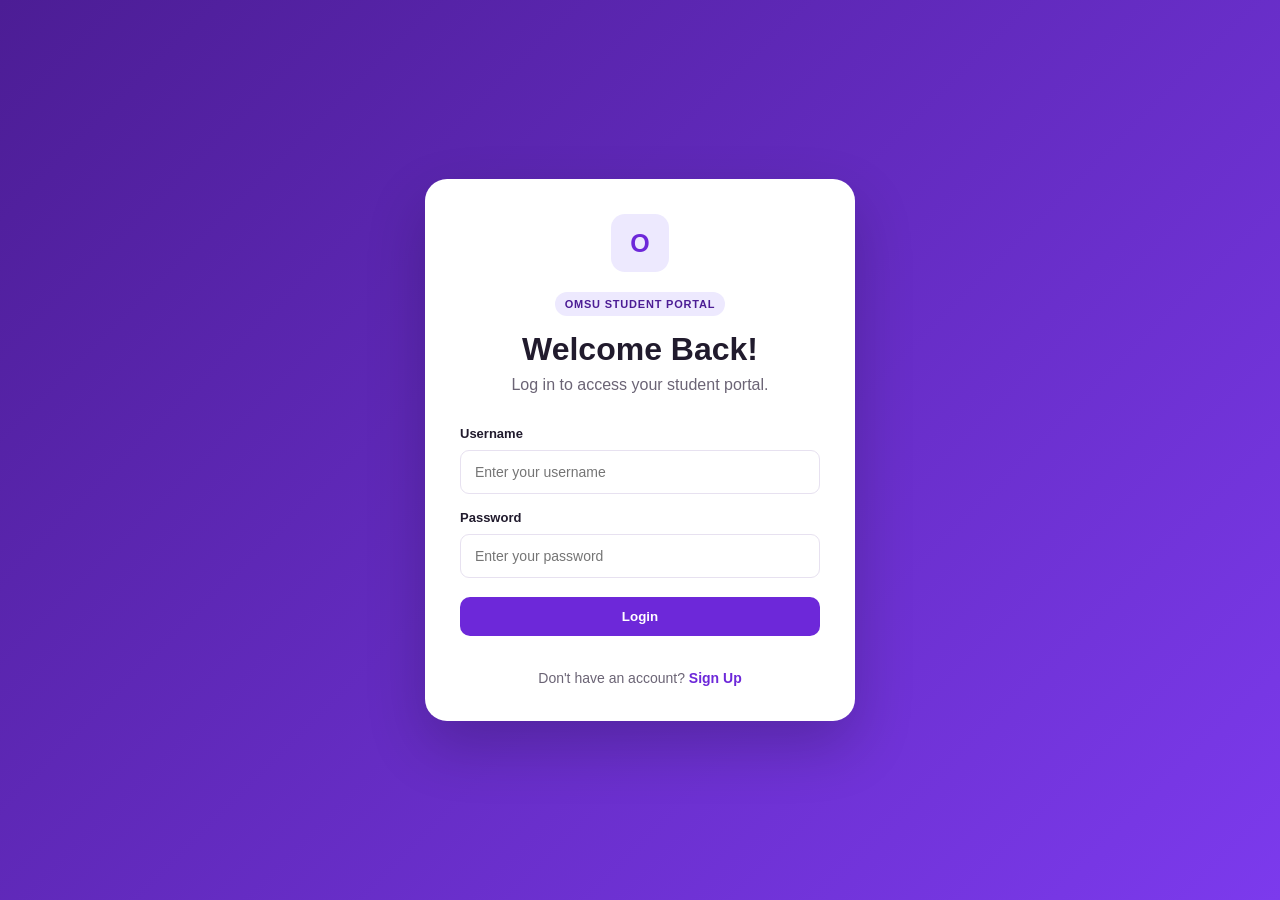
<file: index.html>
<!DOCTYPE html>
<html lang="en">
<head>
<meta charset="UTF-8">
<meta name="viewport" content="width=device-width, initial-scale=1.0">
<title>OMSU Student Portal</title>
<link rel="stylesheet" href="style.css">
</head>
<body>
<div class="app">
<aside class="sidebar" id="sidebar">
  <div class="brand"><div class="logo">O</div><div><h2>OMSU Portal</h2><small>Student Information Hub</small></div></div>
  <nav>
    <a href="#home" class="nav-link active">🏠 Home</a>
    <a href="#announcements" class="nav-link">📢 Announcements</a>
    <a href="#requirements" class="nav-link">📋 Requirements</a>
    <a href="#dates" class="nav-link">📅 Important Dates</a>
    <a href="#student" class="nav-link">👨‍🎓 Student</a>
    <a href="admin.html" class="nav-link admin-link">⚙️ settings </a>
  </nav>
  <button class="logout-btn" onclick="logout()">🚪 Logout</button>
</aside>

<main class="main">
<header class="topbar">
  <button class="menu-btn" onclick="toggleSidebar()">☰</button>
  <div><p class="welcome">Welcome back!</p><h1 id="pageTitle">Home</h1></div>
  <div class="student-mini"><div class="avatar" id="avatar">S</div><span id="studentName">Student</span></div>
</header>

<section id="home" class="page-section">
  <div class="hero">
    <div>
      <span class="badge">STUDENT PORTAL</span>
      <h2>Everything you need in one place.</h2>
      <p>Check school announcements, requirements, and important dates without searching through different platforms.</p>
      <a class="primary-btn" href="#announcements">View Announcements</a>
    </div>
    <div class="hero-icon">🎓</div>
  </div>
  <h2 class="section-title">Quick Access</h2>
  <div class="card-grid">
    <a class="info-card" href="#announcements"><div class="card-icon">📢</div><h3>Announcements</h3><p>See the latest student announcements.</p></a>
    <a class="info-card" href="#requirements"><div class="card-icon">📋</div><h3>Requirements</h3><p>Check documents and school requirements.</p></a>
    <a class="info-card" href="#dates"><div class="card-icon">📅</div><h3>Important Dates</h3><p>Keep track of deadlines and activities.</p></a>
  </div>
  <div class="content-card">
    <span class="badge">LATEST</span><h2>Student Announcements</h2>
    <div id="homeAnnouncements"></div>
  </div>
</section>

<section id="announcements" class="page-section">
  <div class="section-head"><span class="badge">UPDATES</span><h2>Announcements</h2><p>Latest information for students.</p></div>
  <div id="announcementList" class="announcement-list"></div>
</section>

<section id="requirements" class="page-section">
  <div class="section-head"><span class="badge">DOCUMENTS</span><h2>Requirements</h2><p>Common student documents and requirements.</p></div>
  <div id="requirementList" class="card-grid"></div>
</section>

<section id="dates" class="page-section">
  <div class="section-head"><span class="badge">CALENDAR</span><h2>Important Dates</h2><p>Keep track of upcoming school activities.</p></div>
  <div id="dateList" class="dates-list"></div>
</section>

<section id="student" class="page-section">
  <div class="section-head"><span class="badge">ACCOUNT</span><h2>Student Information</h2><p>Your portal account information.</p></div>
  <div class="content-card profile-card">
    <div class="profile-avatar" id="profileAvatar">S</div>
    <div><h2 id="profileName">Student</h2><p><strong>Username:</strong> <span id="profileUsername">student</span></p><p><strong>Status:</strong> <span class="status">Active</span></p></div>
  </div>
</section>

<footer><p>© 2026 OMSU Student Portal • For student information and announcements</p></footer>
</main></div>
<script src="script.js"></script>
</body>
</html>
</file>
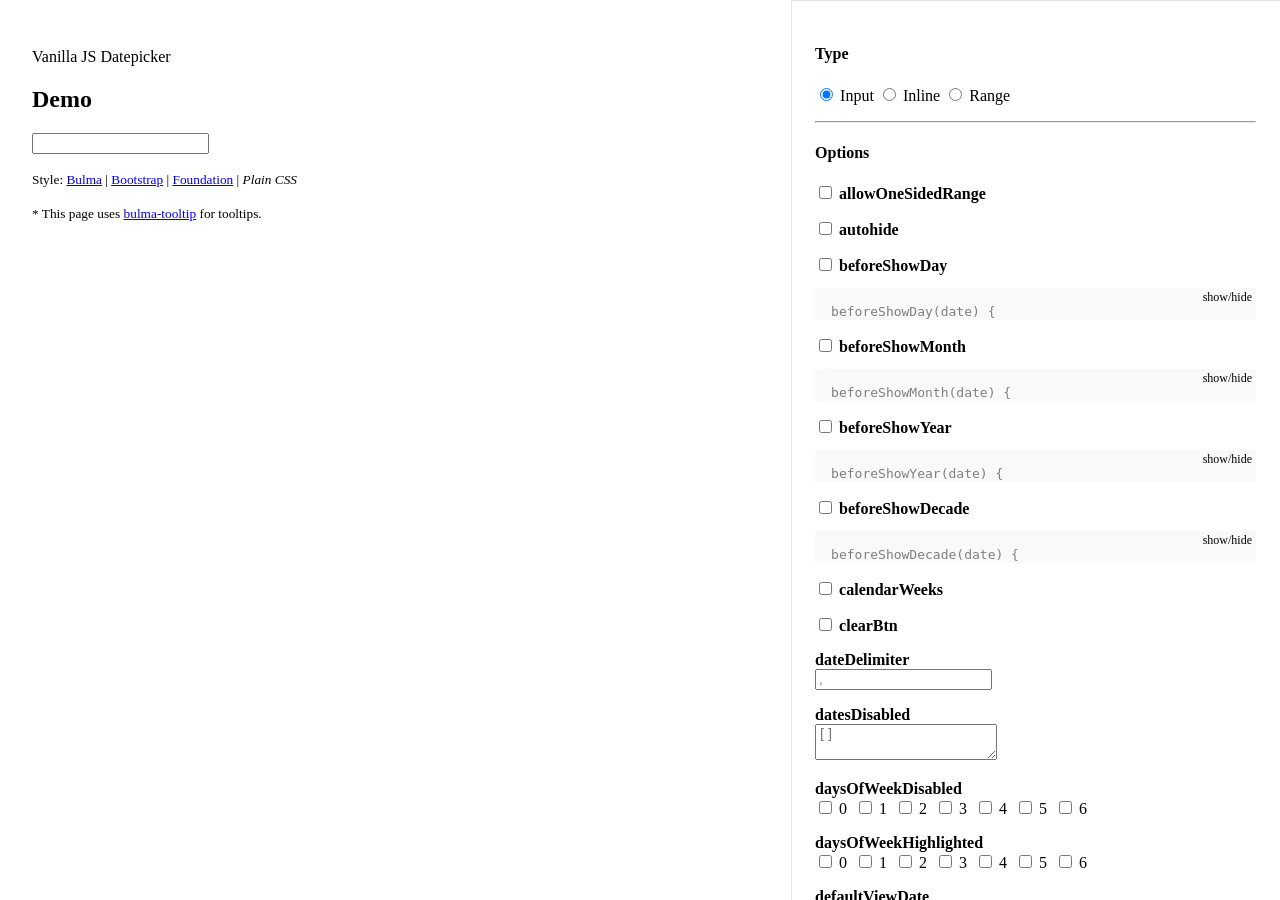
<file: node_modules/flowbite-datepicker/demo/index.html>
<!DOCTYPE html>
<html class="dark">
  <head>
    <meta charset="utf-8">
    <meta name="viewport" content="width=device-width, initial-scale=1">
    <title>Vanilla JS Datepicker Demo</title>
    <link rel="stylesheet" href="./../dist/css/datepicker.min.css" />
    <style type="text/css">
      pre {
        background-color: #f5f5f5;
        padding: 1rem;
        overflow-x: auto;
      }
      .section {
        padding: 1.5rem;
      }
      .field {
        margin-bottom: 1em;
      }
      .has-addons {
        display: flex;
      }
      .has-addons .control a {
        padding-left: 0.5rem;
        padding-right: 0.5rem;
      }
      .label {
        font-weight: 600;
      }

      aside {
        position: fixed;
        top: 0;
        bottom: 0;
        right: -300px;
        width: 300px;
        overflow: auto;
        background-color: #fff;
        box-shadow: inset 1px 1px rgba(0, 0, 0, 10%);
        transition: right 0.3s;
      }
      .open aside {
        right: 0;
      }
      aside hr {
        margin-top: 0.5rem;
      }
      .code-wrap {
        position: relative;
      }
      .code-wrap pre:not(.is-active) {
        height: 0;
        overflow: hidden;
        opacity: 0.5;
      }
      .code-wrap .collapse-button {
        position: absolute;
        top: 0;
        right: 0;
        left: auto;
        cursor: pointer;
        padding: 0.125rem 0.25rem;
        font-size: 0.75rem;
      }
      label.checkbox {
        display: inline-block;
      }
      .help {
        margin: 0;
      }
      .help.is-danger {
        color: #f14668;
      }

      .toggle-btn {
        position: fixed;
        top: 0.75rem;
        right: 0.75rem;
        width: 1.5rem;
        background-color: #fff;
        line-height: 1.5rem;
        border: 1px solid rgba(0, 0, 0, 10%);
        border-radius: 2px;
        box-shadow: 1px 1px rgba(0, 0, 0, 10%);
        cursor: pointer;
      }
      .toggle-btn::before {
        content: '\25c0';
        padding-left: 0.25rem;
      }
      .open .toggle-btn::before {
        content: '\25b6';
      }

      .has-background-info {
        background-color: cyan;
      }
      .has-text-success {
        color: green;
      }

      @media (min-width: 481px) {
        main {
          margin-right: 38.1966%;
        }
        aside {
          right: 0;
          width: 38.1966%;
        }
        .toggle-btn {
          display: none;
        }
      }
    </style>
  </head>
  <body class="dark:bg-gray-900">
    <main>
      <section class="container section is-fluid">
        <div class="columns">
          <div class="column">
            <p>Vanilla JS Datepicker</p>
            <h1 class="title">Demo</h1>
            <div id="sandbox"></div>
          </div>
        </div>
        <div class="columns">
          <div class="column">
            <p><small>Style: <a href="index.html">Bulma</a> | <a href="bs4.html">Bootstrap</a> | <a href="foundation.html">Foundation</a> | <em>Plain CSS</em></small></p>
            <p><small>* This page uses <a href="https://wikiki.github.io/elements/tooltip/" target="_blank">bulma-tooltip</a> for tooltips.</small></p>
          </div>
        </div>
      </section>
    </main>

    <aside>
      <section class="section">
        <div class="tile is-parent is-vertical">
          <div class="tile is-child">
            <h4 class="subtitle">Type</h4>
            <form id="types">
              <div class="field">
                <div class="control">
                  <label class="radio">
                    <input type="radio" name="type" value="input" checked>
                    Input
                  </label>
                  <label class="radio">
                    <input type="radio" name="type" value="inline">
                    Inline
                  </label>
                  <label class="radio">
                    <input type="radio" name="type" value="range">
                    Range
                  </label>
                </div>
              </div>
            </form>
          </div>
          <hr>
          <div class="tile is-child">
            <h4 class="subtitle">Options</h4>
            <form id="options">

              <div class="field">
                <div class="control tooltip" data-tooltip="Only effective in range picker">
                  <label class="label checkbox">
                    <input type="checkbox" name="allowOneSidedRange" value="true">
                    allowOneSidedRange
                  </label>
                </div>
              </div>

              <div class="field">
                <div class="control">
                  <label class="label checkbox">
                    <input type="checkbox" name="autohide" value="true">
                    autohide
                  </label>
                </div>
              </div>

              <div class="field">
                <div class="control">
                  <label class="label checkbox">
                    <input type="checkbox" name="beforeShowDay" value="true">
                    beforeShowDay
                  </label>
                </div>
                <div class="code-wrap">
                  <pre id="code-beforeShowDay"></pre>
                  <div class="collapse-button" data-target="code-beforeShowDay">show/hide</div>
                </div>
              </div>

              <div class="field">
                <div class="control">
                  <label class="label checkbox">
                    <input type="checkbox" name="beforeShowMonth" value="true">
                    beforeShowMonth
                  </label>
                </div>
                <div class="code-wrap">
                  <pre id="code-beforeShowMonth"></pre>
                  <div class="collapse-button" data-target="code-beforeShowMonth">show/hide</div>
                </div>
              </div>

              <div class="field">
                <div class="control">
                  <label class="label checkbox">
                    <input type="checkbox" name="beforeShowYear" value="true">
                    beforeShowYear
                  </label>
                </div>
                <div class="code-wrap">
                  <pre id="code-beforeShowYear"></pre>
                  <div class="collapse-button" data-target="code-beforeShowYear">show/hide</div>
                </div>
              </div>

              <div class="field">
                <div class="control">
                  <label class="label checkbox">
                    <input type="checkbox" name="beforeShowDecade" value="true">
                    beforeShowDecade
                  </label>
                </div>
                <div class="code-wrap">
                  <pre id="code-beforeShowDecade"></pre>
                  <div class="collapse-button" data-target="code-beforeShowDecade">show/hide</div>
                </div>
              </div>

              <div class="field">
                <div class="control">
                  <label class="label checkbox">
                    <input type="checkbox" name="calendarWeeks" value="true">
                    calendarWeeks
                  </label>
                </div>
              </div>

              <div class="field">
                <div class="control">
                  <label class="label checkbox">
                    <input type="checkbox" name="clearBtn" value="true">
                    clearBtn
                  </label>
                </div>
              </div>

              <div class="field">
                <label class="label">dateDelimiter</label>
                <div class="control">
                  <input type="text" class="input" name="dateDelimiter" placeholder=",">
                </div>
              </div>

              <div class="field">
                <label class="label">datesDisabled</label>
                <div class="control tooltip" data-tooltip="enter in JSON format">
                  <textarea class="input" name="datesDisabled" placeholder="[]"></textarea>
                </div>
              </div>

              <div class="field">
                <label class="label">daysOfWeekDisabled</label>
                <div class="control">
                  <label class="checkbox">
                    <input type="checkbox" name="daysOfWeekDisabled" value="0"> 0
                  </label>&nbsp;
                  <label class="checkbox">
                    <input type="checkbox" name="daysOfWeekDisabled" value="1"> 1
                  </label>&nbsp;
                  <label class="checkbox">
                    <input type="checkbox" name="daysOfWeekDisabled" value="2"> 2
                  </label>&nbsp;
                  <label class="checkbox">
                    <input type="checkbox" name="daysOfWeekDisabled" value="3"> 3
                  </label>&nbsp;
                  <label class="checkbox">
                    <input type="checkbox" name="daysOfWeekDisabled" value="4"> 4
                  </label>&nbsp;
                  <label class="checkbox">
                    <input type="checkbox" name="daysOfWeekDisabled" value="5"> 5
                  </label>&nbsp;
                  <label class="checkbox">
                    <input type="checkbox" name="daysOfWeekDisabled" value="6"> 6
                  </label>&nbsp;
                </div>
              </div>

              <div class="field">
                <label class="label">daysOfWeekHighlighted</label>
                <div class="control">
                  <label class="checkbox">
                    <input type="checkbox" name="daysOfWeekHighlighted" value="0"> 0
                  </label>&nbsp;
                  <label class="checkbox">
                    <input type="checkbox" name="daysOfWeekHighlighted" value="1"> 1
                  </label>&nbsp;
                  <label class="checkbox">
                    <input type="checkbox" name="daysOfWeekHighlighted" value="2"> 2
                  </label>&nbsp;
                  <label class="checkbox">
                    <input type="checkbox" name="daysOfWeekHighlighted" value="3"> 3
                  </label>&nbsp;
                  <label class="checkbox">
                    <input type="checkbox" name="daysOfWeekHighlighted" value="4"> 4
                  </label>&nbsp;
                  <label class="checkbox">
                    <input type="checkbox" name="daysOfWeekHighlighted" value="5"> 5
                  </label>&nbsp;
                  <label class="checkbox">
                    <input type="checkbox" name="daysOfWeekHighlighted" value="6"> 6
                  </label>&nbsp;
                </div>
              </div>

              <div class="field">
                <label class="label">defaultViewDate</label>
                <div class="control">
                  <input type="text" class="input" name="defaultViewDate" placeholder="today">
                </div>
              </div>

              <div class="field">
                <div class="control">
                  <label class="label checkbox">
                    <input type="checkbox" name="disableTouchKeyboard" value="true">
                    disableTouchKeyboard
                  </label>
                </div>
              </div>

              <div class="field">
                <label class="label">format</label>
                <div class="control">
                  <input type="text" class="input" name="format" placeholder="mm/dd/yyyy">
                </div>
              </div>

              <div class="field">
                <label class="label">language</label>
                <div class="control">
                  <div class="select">
                    <select name="language" >
                      <option value="en">en – English (US)</option>
                    </select>
                  </div>
                </div>
              </div>

              <div class="field">
                <label class="label">maxDate</label>
                <div class="control">
                  <input type="text" class="input" name="maxDate" placeholder="null">
                </div>
              </div>

              <div class="field">
                <label class="label">maxNumberOfDates</label>
                <div class="control tooltip" data-tooltip="Not effective in range picker">
                  <input type="text" class="input" name="maxNumberOfDates" placeholder="1">
                </div>
              </div>

              <div class="field">
                <label class="label">maxView</label>
                <div class="control">
                  <div class="select">
                    <select name="maxView">
                      <option value="0">0 – days</option>
                      <option value="1">1 – months</option>
                      <option value="2">2 – years</option>
                      <option value="3" selected>3 – decades</option>
                    </select>
                  </div>
                </div>
              </div>

              <div class="field">
                <label class="label">minDate</label>
                <div class="control">
                  <input type="text" class="input" name="minDate" placeholder="null">
                </div>
              </div>

              <div class="field">
                <label class="label">nextArrow</label>
                <div class="control">
                  <textarea class="input" name="nextArrow" placeholder="»"></textarea>
                </div>
              </div>

              <div class="field">
                <label class="label">orientation</label>
                <div class="control">
                  <div class="select">
                    <select name="orientation" >
                      <option value="auto">auto</option>
                      <option value="top auto">top auto</option>
                      <option value="bottom auto">bottom auto</option>
                      <option value="auto left">auto left</option>
                      <option value="top left">top left</option>
                      <option value="bottom left">bottom left</option>
                      <option value="auto right">auto right</option>
                      <option value="top right">top right</option>
                      <option value="bottom right">bottom right</option>
                    </select>
                  </div>
                </div>
              </div>

              <div class="field">
                <label class="label">pickLevel</label>
                <div class="control">
                  <div class="select">
                    <select name="pickLevel">
                      <option value="0">0 – date</option>
                      <option value="1">1 – month</option>
                      <option value="2">2 – year</option>
                    </select>
                  </div>
                </div>
              </div>

              <div class="field">
                <label class="label">prevArrow</label>
                <div class="control">
                  <textarea class="input" name="prevArrow" placeholder="«"></textarea>
                </div>
              </div>

              <div class="field">
                <div class="control">
                  <label class="label checkbox">
                    <input type="checkbox" name="showDaysOfWeek" value="true" checked>
                    showDaysOfWeek
                  </label>
                </div>
              </div>

              <div class="field">
                <div class="control">
                  <label class="label checkbox">
                    <input type="checkbox" name="showOnClick" value="true" checked>
                    showOnClick
                  </label>
                </div>
              </div>

              <div class="field">
                <div class="control">
                  <label class="label checkbox">
                    <input type="checkbox" name="showOnFocus" value="true" checked>
                    showOnFocus
                  </label>
                </div>
              </div>

              <div class="field">
                <label class="label">startView</label>
                <div class="control">
                  <div class="select">
                    <select name="startView">
                      <option value="0">0 – days</option>
                      <option value="1">1 – months</option>
                      <option value="2">2 – years</option>
                      <option value="3">3 – decades</option>
                    </select>
                  </div>
                </div>
              </div>

              <div class="field">
                <label class="label">title</label>
                <div class="control">
                  <input type="text" class="input" name="title">
                </div>
              </div>

              <div class="field">
                <div class="control">
                  <label class="label checkbox">
                    <input type="checkbox" name="todayBtn" value="true">
                    todayBtn
                  </label>
                </div>
              </div>

              <div class="field">
                <label class="label">todayBtnMode</label>
                <div class="control">
                  <div class="select">
                    <select name="todayBtnMode">
                      <option value="0">0 – focus</option>
                      <option value="1">1 – select</option>
                    </select>
                  </div>
                </div>
              </div>

              <div class="field">
                <div class="control">
                  <label class="label checkbox">
                    <input type="checkbox" name="todayHighlight" value="true">
                    todayHighlight
                  </label>
                </div>
              </div>

              <div class="field">
                <div class="control">
                  <label class="label checkbox">
                    <input type="checkbox" name="updateOnBlur" value="true" checked>
                    updateOnBlur
                  </label>
                </div>
              </div>

              <div class="field">
                <label class="label">weekStart</label>
                <div class="control">
                  <input type="text" class="input" name="weekStart" placeholder="0">
                </div>
              </div>

            </form>
          </div>
          <hr>
          <div class="tile is-child">
            <h4 class="subtitle">Text direction</h4>
            <form id="direction">
              <div class="field">
                <div class="control">
                  <label class="radio">
                    <input type="radio" name="direction" value="ltr" checked>
                    LTR
                  </label>
                  <label class="radio">
                    <input type="radio" name="direction" value="rtl">
                    RTL
                  </label>
                </div>
              </div>
            </form>
          </div>
        </div>
      </section>
    </aside>

    <div class="toggle-btn"></div>
    <script src="../dist/js/datepicker-full.js"></script>
    <script src="./live-demo.js"></script>
    <script>
      /*global initialize onChangeType onChnageDirection onChangeInputOption onChangeInputOption onChangeTextareaOption onClickCheckboxOptions switchPicker */
      initialize();

      document.getElementById('types').querySelectorAll('input').forEach((el) => {
        el.addEventListener('change', onChangeType);
      });

      document.getElementById('direction').querySelectorAll('input').forEach((el) => {
        el.addEventListener('change', onChnageDirection);
      });

      const optsForm = document.getElementById('options');
      optsForm.querySelectorAll('input[type=text], input[type=radio], select').forEach((el) => {
        el.addEventListener('change', onChangeInputOption);
      });
      optsForm.querySelectorAll('textarea').forEach((el) => {
        el.addEventListener('change', onChangeTextareaOption);
      });
      optsForm.querySelectorAll('.checkbox').forEach((el) => {
        el.addEventListener('click', onClickCheckboxOptions);
      });

      switchPicker('input');
    </script>
  </body>
</html>
</file>
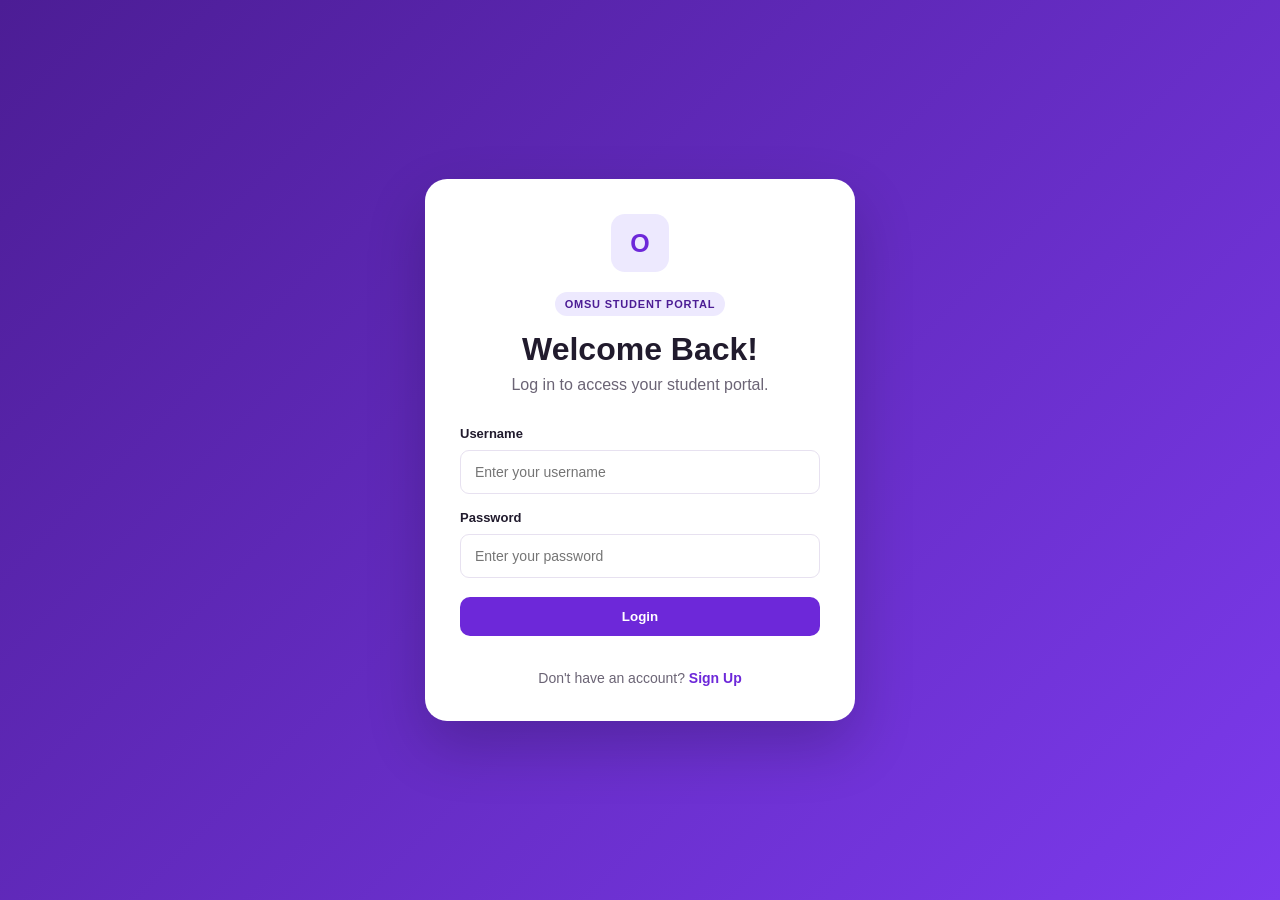
<file: admin.html>
<!DOCTYPE html>
<html lang="en">
<head>
<meta charset="UTF-8">
<meta name="viewport" content="width=device-width, initial-scale=1.0">
<title>Admin Dashboard - OMSU Portal</title>
<link rel="stylesheet" href="style.css">
</head>
<body>
<div class="app">
<aside class="sidebar" id="adminSidebar">
  <div class="brand"><div class="logo">O</div><div><h2>OMSU Portal</h2><small>Administrator</small></div></div>
  <nav>
    <a href="#dashboard" class="nav-link active">📊 Dashboard</a>
    <a href="#adminAnnouncements" class="nav-link">📢 Announcements</a>
    <a href="#adminRequirements" class="nav-link">📋 Requirements</a>
    <a href="#adminDates" class="nav-link">📅 Important Dates</a>
    <a href="#adminStudents" class="nav-link">👨‍🎓 Students</a>
    <a href="index.html" class="nav-link">🌐 Student Portal</a>
  </nav>
  <button class="logout-btn" onclick="logout()">🚪 Logout</button>
</aside>

<main class="main">
<header class="topbar">
  <button class="menu-btn" onclick="document.getElementById('adminSidebar').classList.toggle('open')">☰</button>
  <div><p class="welcome">Administrator</p><h1>Admin Dashboard</h1></div>
  <div class="student-mini"><div class="avatar">A</div><span>Admin</span></div>
</header>

<section id="dashboard" class="admin-section">
  <div class="admin-hero">
    <div>
      <span class="badge">ADMINISTRATOR</span>
      <h2>Manage the OMSU Student Portal</h2>
      <p>Update announcements, requirements, important dates, and monitor registered student accounts from one place.</p>
    </div>
    <div class="hero-icon">⚙️</div>
  </div>

  <h2 class="section-title">Portal Overview</h2>
  <div class="stats-grid">
    <div class="stat-card"><div class="stat-icon">📢</div><div><span>Total</span><strong id="statAnnouncements">0</strong><p>Announcements</p></div></div>
    <div class="stat-card"><div class="stat-icon">📋</div><div><span>Total</span><strong id="statRequirements">0</strong><p>Requirements</p></div></div>
    <div class="stat-card"><div class="stat-icon">📅</div><div><span>Total</span><strong id="statDates">0</strong><p>Important Dates</p></div></div>
    <div class="stat-card"><div class="stat-icon">👨‍🎓</div><div><span>Total</span><strong id="statStudents">0</strong><p>Registered Students</p></div></div>
  </div>

  <div class="content-card">
    <div class="section-row"><div><span class="badge">QUICK ACTIONS</span><h2>Manage Portal Content</h2></div></div>
    <div class="quick-actions">
      <a href="#adminAnnouncements" class="action-card"><span>📢</span><strong>Manage Announcements</strong><small>Add or update student notices</small></a>
      <a href="#adminRequirements" class="action-card"><span>📋</span><strong>Manage Requirements</strong><small>Control required documents</small></a>
      <a href="#adminDates" class="action-card"><span>📅</span><strong>Manage Important Dates</strong><small>Update deadlines and activities</small></a>
      <a href="#adminStudents" class="action-card"><span>👨‍🎓</span><strong>View Students</strong><small>See registered accounts</small></a>
    </div>
  </div>
</section>

<section id="adminAnnouncements" class="admin-section">
<div class="section-head"><span class="badge">CONTENT MANAGEMENT</span><h2>Announcements</h2><p>Add, edit, or delete announcements shown to students.</p></div>
<div class="admin-form content-card">
  <h3 id="annFormTitle">Add New Announcement</h3>
  <input id="annTitle" placeholder="Announcement title">
  <textarea id="annText" placeholder="Announcement details"></textarea>
  <input id="annDate" type="date">
  <div><button class="primary-btn violet-btn" onclick="saveAnnouncement()">➕ Save Announcement</button><button class="secondary-btn hidden" id="cancelAnn" onclick="cancelAnnouncement()">Cancel Edit</button></div>
</div>
<div id="adminAnnList" class="admin-list"></div>
</section>

<section id="adminRequirements" class="admin-section">
<div class="section-head"><span class="badge">CONTENT MANAGEMENT</span><h2>Requirements</h2><p>Add, edit, or delete student requirements.</p></div>
<div class="admin-form content-card">
  <h3 id="reqFormTitle">Add New Requirement</h3>
  <input id="reqTitle" placeholder="Requirement name">
  <textarea id="reqText" placeholder="Requirement description"></textarea>
  <select id="reqStatus"><option>Required</option><option>Optional</option><option>Check Office</option></select>
  <div><button class="primary-btn violet-btn" onclick="saveRequirement()">➕ Save Requirement</button><button class="secondary-btn hidden" id="cancelReq" onclick="cancelRequirement()">Cancel Edit</button></div>
</div>
<div id="adminReqList" class="admin-list"></div>
</section>

<section id="adminDates" class="admin-section">
<div class="section-head"><span class="badge">CONTENT MANAGEMENT</span><h2>Important Dates</h2><p>Add, edit, or delete important dates.</p></div>
<div class="admin-form content-card">
  <h3 id="dateFormTitle">Add New Important Date</h3>
  <input id="dateTitle" placeholder="Event or deadline">
  <textarea id="dateText" placeholder="Date details"></textarea>
  <input id="dateValue" type="date">
  <div><button class="primary-btn violet-btn" onclick="saveDate()">➕ Save Important Date</button><button class="secondary-btn hidden" id="cancelDate" onclick="cancelDate()">Cancel Edit</button></div>
</div>
<div id="adminDateList" class="admin-list"></div>
</section>

<section id="adminStudents" class="admin-section">
<div class="section-head"><span class="badge">STUDENT ACCOUNTS</span><h2>Registered Students</h2><p>View student accounts registered on this browser.</p></div>
<div class="content-card">
  <div class="table-wrap">
    <table class="student-table">
      <thead><tr><th>Name</th><th>Username</th><th>Status</th></tr></thead>
      <tbody id="studentTableBody"></tbody>
    </table>
  </div>
</div>
</section>

<footer><p>© 2026 OMSU Student Portal • Administrator Dashboard</p></footer>
</main>
</div>
<script src="script.js"></script>
</body>
</html>
</file>
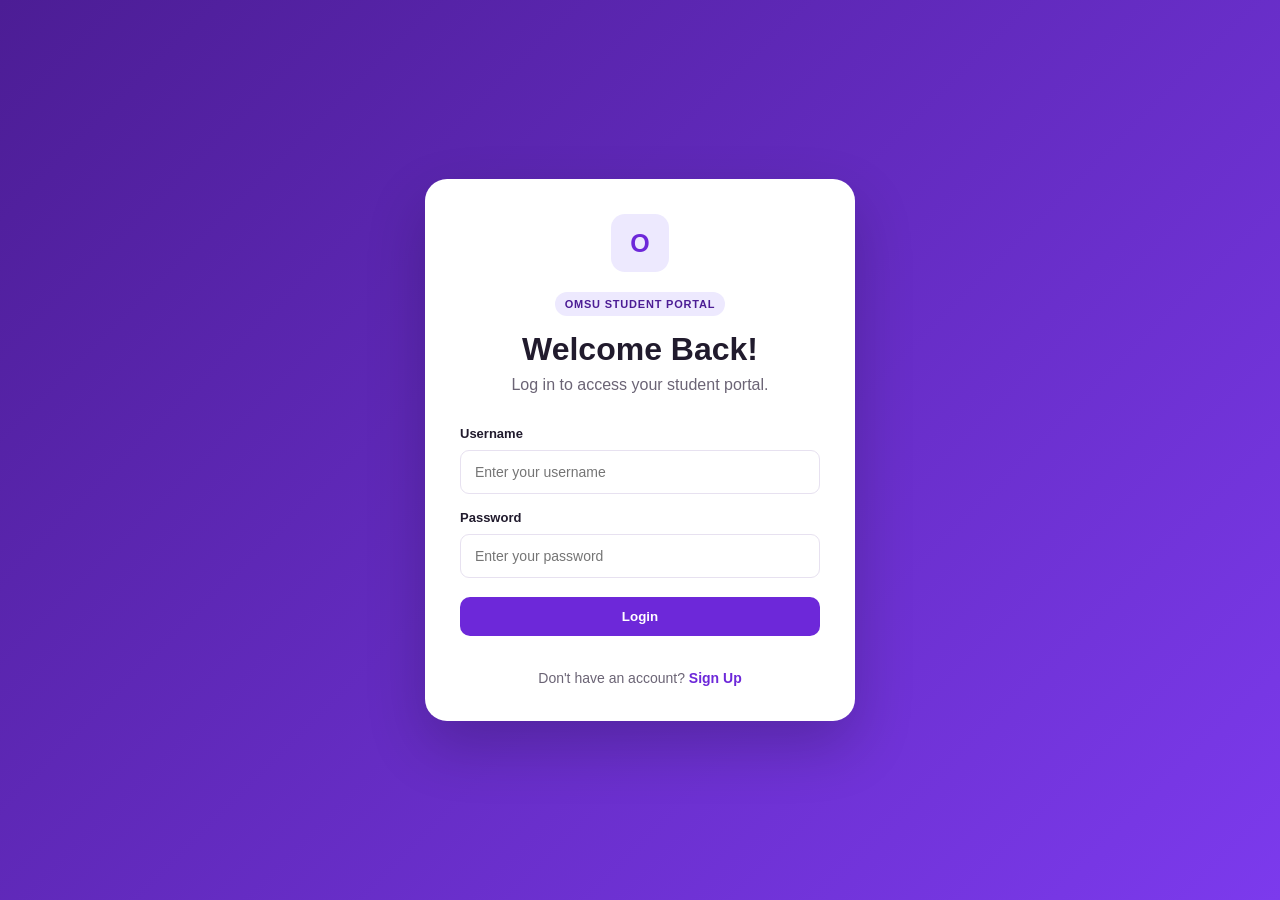
<file: login.html>
<!DOCTYPE html>
<html lang="en"><head><meta charset="UTF-8"><meta name="viewport" content="width=device-width, initial-scale=1.0"><title>Login - OMSU Student Portal</title><link rel="stylesheet" href="style.css"></head>
<body class="auth-page">
<div class="auth-card">
<div class="auth-logo">O</div><span class="badge">OMSU STUDENT PORTAL</span><h1>Welcome Back!</h1><p class="auth-subtitle">Log in to access your student portal.</p>
<form id="loginForm"><label>Username</label><input type="text" id="loginUsername" placeholder="Enter your username" required><label>Password</label><input type="password" id="loginPassword" placeholder="Enter your password" required><button class="primary-btn full" type="submit">Login</button><p id="loginMessage" class="form-message"></p></form>
<p class="switch-auth">Don't have an account? <a href="signup.html">Sign Up</a></p>
</div><script src="script.js"></script></body></html>
</file>
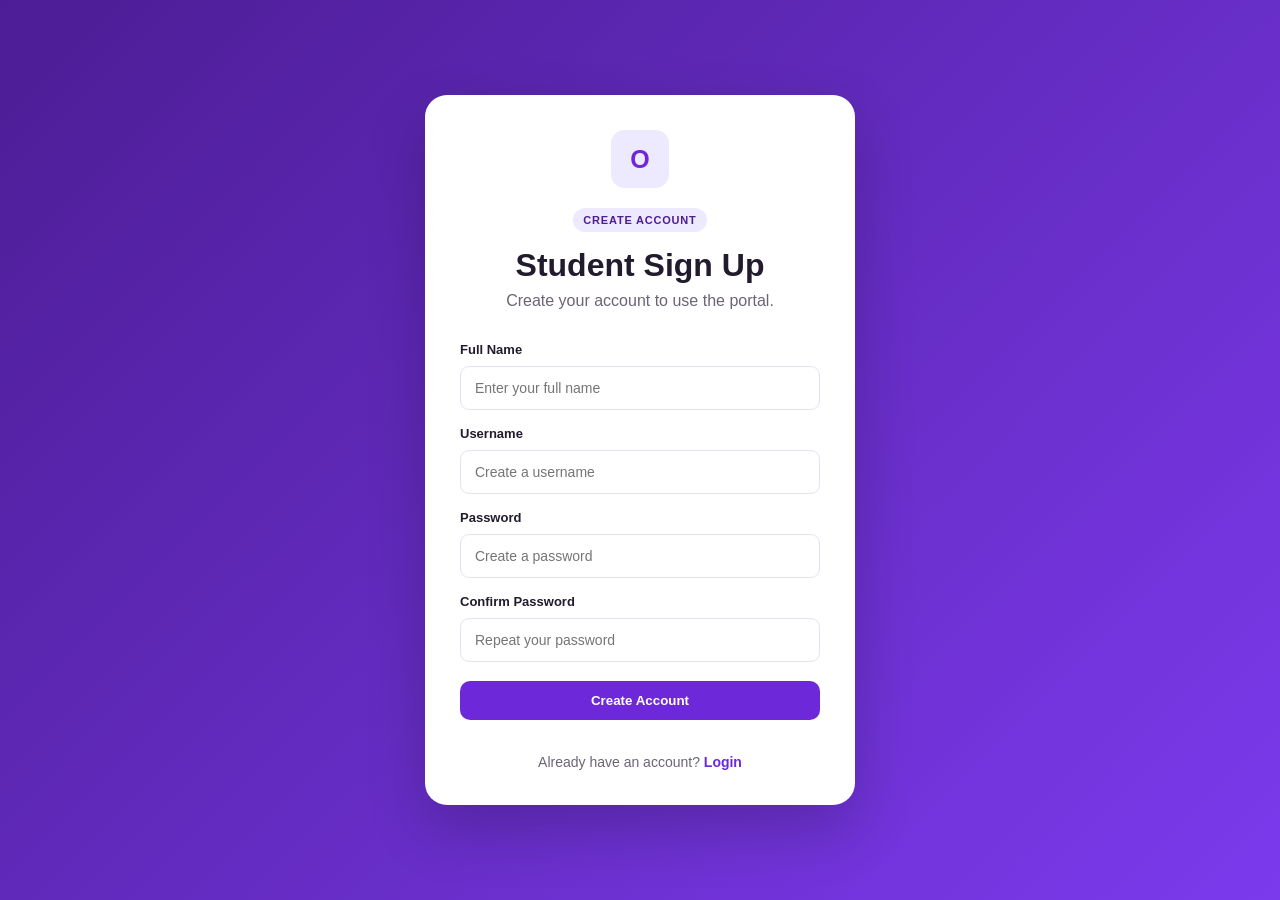
<file: signup.html>
<!DOCTYPE html>
<html lang="en"><head><meta charset="UTF-8"><meta name="viewport" content="width=device-width, initial-scale=1.0"><title>Sign Up - OMSU Student Portal</title><link rel="stylesheet" href="style.css"></head>
<body class="auth-page">
<div class="auth-card">
<div class="auth-logo">O</div><span class="badge">CREATE ACCOUNT</span><h1>Student Sign Up</h1><p class="auth-subtitle">Create your account to use the portal.</p>
<form id="signupForm"><label>Full Name</label><input type="text" id="signupName" placeholder="Enter your full name" required><label>Username</label><input type="text" id="signupUsername" placeholder="Create a username" required><label>Password</label><input type="password" id="signupPassword" placeholder="Create a password" required><label>Confirm Password</label><input type="password" id="signupConfirm" placeholder="Repeat your password" required><button class="primary-btn full" type="submit">Create Account</button><p id="signupMessage" class="form-message"></p></form>
<p class="switch-auth">Already have an account? <a href="login.html">Login</a></p></div><script src="script.js"></script></body></html>
</file>
<file: style.css>
*{box-sizing:border-box;margin:0;padding:0} :root{--violet:#6d28d9;--dark:#4c1d95;--light:#ede9fe;--text:#211b2d;--muted:#6b6475;--white:#fff;--bg:#f7f5fb;--border:#e7e1f0;--danger:#dc2626;--success:#15803d}html{scroll-behavior:smooth}body{font-family:Arial,Helvetica,sans-serif;color:var(--text);background:var(--bg)}a{text-decoration:none;color:inherit}.app{min-height:100vh;display:flex}.sidebar{width:260px;min-height:100vh;background:linear-gradient(180deg,#5b21b6,#4c1d95);color:#fff;padding:25px 18px;position:fixed;left:0;top:0;z-index:20;display:flex;flex-direction:column}.brand{display:flex;align-items:center;gap:12px;margin-bottom:35px}.logo,.auth-logo{width:46px;height:46px;border-radius:14px;background:#fff;color:var(--violet);display:grid;place-items:center;font-size:25px;font-weight:bold}.brand h2{font-size:18px}.brand small{color:#ddd6fe;font-size:11px}nav{display:grid;gap:8px}.nav-link{padding:13px 14px;border-radius:10px;color:#ede9fe;transition:.2s}.nav-link:hover,.nav-link.active{background:rgba(255,255,255,.16);color:#fff}.logout-btn{margin-top:auto;border:1px solid rgba(255,255,255,.25);background:rgba(255,255,255,.08);color:#fff;padding:13px;border-radius:10px;cursor:pointer;font-size:15px}.main{width:calc(100% - 260px);margin-left:260px;padding:0 40px 30px}.topbar{height:90px;display:flex;align-items:center;justify-content:space-between;position:sticky;top:0;z-index:10;background:rgba(247,245,251,.94);backdrop-filter:blur(8px)}.welcome{color:var(--muted);font-size:13px}.topbar h1{font-size:25px}.student-mini{display:flex;align-items:center;gap:10px;font-weight:bold}.avatar,.profile-avatar{background:var(--light);color:var(--violet);display:grid;place-items:center;font-weight:bold;border-radius:50%}.avatar{width:38px;height:38px}.menu-btn{display:none;border:0;background:var(--violet);color:#fff;border-radius:8px;padding:9px 12px}.page-section,.admin-section{max-width:1100px;margin:0 auto 55px;scroll-margin-top:100px}.hero{background:linear-gradient(135deg,#5b21b6,#7c3aed);color:#fff;border-radius:22px;padding:40px;min-height:270px;display:flex;align-items:center;justify-content:space-between;box-shadow:0 15px 35px rgba(76,29,149,.18)}.hero h2{font-size:clamp(28px,4vw,42px);max-width:650px;margin:12px 0}.hero p{max-width:650px;color:#ede9fe;line-height:1.7;margin-bottom:24px}.hero-icon{font-size:100px;padding:20px}.badge{display:inline-block;background:var(--light);color:var(--dark);font-size:11px;font-weight:bold;letter-spacing:.8px;padding:6px 10px;border-radius:20px}.hero .badge{background:rgba(255,255,255,.18);color:#fff}.primary-btn,.secondary-btn,.small-btn{display:inline-block;border:none;border-radius:10px;padding:12px 17px;font-weight:bold;cursor:pointer;transition:.2s}.primary-btn{background:#fff;color:var(--dark)}.primary-btn.full{width:100%;background:var(--violet);color:#fff;margin-top:10px}.primary-btn:hover,.secondary-btn:hover,.small-btn:hover{transform:translateY(-2px)}.secondary-btn{background:#eee7f7;color:var(--text);margin-left:6px}.small-btn{background:var(--violet);color:#fff}.section-title{margin:35px 0 18px}.card-grid{display:grid;grid-template-columns:repeat(3,1fr);gap:18px}.info-card,.content-card,.date-card{background:#fff;border:1px solid var(--border);border-radius:16px;padding:22px;box-shadow:0 6px 18px rgba(38,20,60,.05)}.info-card{transition:.2s}.info-card:hover{transform:translateY(-4px);border-color:#c4b5fd}.card-icon{font-size:30px;margin-bottom:14px}.info-card h3,.content-card h3,.date-card h3{margin-bottom:8px}.info-card p,.content-card p,.date-card p{color:var(--muted);line-height:1.6}.section-head{margin-bottom:20px}.section-head h2{font-size:30px;margin:8px 0}.content-card{margin-top:18px}.announcement-list{display:grid;gap:16px}.announcement-item{display:flex;gap:18px;align-items:flex-start}.announcement-icon{flex:0 0 50px;width:50px;height:50px;border-radius:13px;display:grid;place-items:center;background:var(--light);font-size:24px}.announcement-item small{color:var(--muted);display:block;margin-top:12px}.requirement-card{margin:0}.status{display:inline-block;margin-top:15px;color:var(--success);background:#dcfce7;border-radius:20px;padding:5px 10px;font-size:12px;font-weight:bold}.dates-list{display:grid;gap:14px}.date-card{display:flex;gap:18px;align-items:center}.date-box{width:65px;min-width:65px;height:65px;border-radius:13px;background:var(--light);color:var(--dark);display:grid;place-items:center;align-content:center}.date-box strong{font-size:23px}.date-box span{font-size:11px;font-weight:bold}.profile-card{display:flex;align-items:center;gap:25px}.profile-avatar{width:90px;height:90px;font-size:35px}footer{text-align:center;color:var(--muted);font-size:12px;padding:25px 0}.auth-page{min-height:100vh;background:linear-gradient(135deg,#4c1d95,#7c3aed);display:grid;place-items:center;padding:20px}.auth-card{background:#fff;width:min(430px,100%);border-radius:22px;padding:35px;box-shadow:0 25px 60px rgba(0,0,0,.2)}.auth-logo{margin:0 auto 20px;width:58px;height:58px;background:var(--light)}.auth-card .badge{display:block;width:max-content;margin:0 auto}.auth-card h1{text-align:center;margin:15px 0 8px}.auth-subtitle{text-align:center;color:var(--muted);margin-bottom:25px}.auth-card form{display:grid;gap:9px}.auth-card label{font-size:13px;font-weight:bold;margin-top:7px}.auth-card input,.admin-form input,.admin-form textarea,.admin-form select{width:100%;padding:13px 14px;border:1px solid var(--border);border-radius:9px;outline:none;font-size:14px;font-family:inherit}.admin-form{display:grid;gap:10px}.admin-form textarea{min-height:90px;resize:vertical}.auth-card input:focus,.admin-form input:focus,.admin-form textarea:focus,.admin-form select:focus{border-color:var(--violet);box-shadow:0 0 0 3px var(--light)}.switch-auth{text-align:center;margin-top:20px;color:var(--muted);font-size:14px}.switch-auth a{color:var(--violet);font-weight:bold}.form-message{text-align:center;font-size:13px;margin-top:5px}.demo-box{margin-top:20px;padding:12px;background:var(--light);border-radius:10px;font-size:13px;line-height:1.6}.admin-list{display:grid;gap:12px;margin-top:18px}.admin-item{background:#fff;border:1px solid var(--border);border-radius:14px;padding:18px;display:flex;justify-content:space-between;gap:20px;align-items:center}.admin-item h3{margin-bottom:5px}.admin-item p{color:var(--muted);line-height:1.5}.admin-actions{display:flex;gap:7px;flex-shrink:0}.edit-btn,.delete-btn{border:0;padding:9px 12px;border-radius:8px;cursor:pointer;font-weight:bold}.edit-btn{background:var(--light);color:var(--dark)}.delete-btn{background:#fee2e2;color:var(--danger)}.hidden{display:none!important}@media(max-width:850px){.sidebar{transform:translateX(-100%);transition:.25s}.sidebar.open{transform:translateX(0)}.main{width:100%;margin-left:0;padding:0 18px 25px}.menu-btn{display:block}.topbar{gap:15px}.topbar>div:nth-child(2){flex:1}.student-mini span{display:none}.hero{padding:28px}.hero-icon{display:none}.card-grid{grid-template-columns:1fr}.admin-item{align-items:flex-start;flex-direction:column}.admin-actions{width:100%}.admin-actions button{flex:1}}@media(max-width:500px){.topbar h1{font-size:21px}.hero{border-radius:16px}.hero h2{font-size:28px}.auth-card{padding:25px 20px}}

/* Professional Admin Dashboard */
.admin-hero{background:linear-gradient(135deg,#4c1d95,#7c3aed);color:#fff;border-radius:22px;padding:36px 40px;display:flex;justify-content:space-between;align-items:center;box-shadow:0 15px 35px rgba(76,29,149,.18)}
.admin-hero h2{font-size:clamp(27px,4vw,40px);margin:12px 0}.admin-hero p{max-width:650px;color:#ede9fe;line-height:1.7}.stats-grid{display:grid;grid-template-columns:repeat(4,1fr);gap:16px;margin-bottom:22px}.stat-card{background:#fff;border:1px solid var(--border);border-radius:16px;padding:20px;display:flex;align-items:center;gap:15px;box-shadow:0 6px 18px rgba(38,20,60,.05)}.stat-icon{width:50px;height:50px;border-radius:13px;background:var(--light);display:grid;place-items:center;font-size:24px}.stat-card span{font-size:11px;color:var(--muted)}.stat-card strong{font-size:28px;display:block;margin:2px 0}.stat-card p{font-size:12px;color:var(--muted)}.section-row{display:flex;justify-content:space-between;align-items:center}.quick-actions{display:grid;grid-template-columns:repeat(4,1fr);gap:14px;margin-top:18px}.action-card{border:1px solid var(--border);border-radius:13px;padding:18px;background:#faf9fc;display:flex;flex-direction:column;gap:7px;transition:.2s}.action-card:hover{border-color:#c4b5fd;transform:translateY(-3px)}.action-card span{font-size:25px}.action-card strong{font-size:14px}.action-card small{color:var(--muted);line-height:1.4}.violet-btn{background:var(--violet);color:#fff}.admin-form{display:grid;gap:10px}.admin-form h3{margin-bottom:3px}.admin-form textarea{min-height:95px;resize:vertical}.admin-list{display:grid;gap:12px;margin-top:18px}.admin-item{background:#fff;border:1px solid var(--border);border-radius:14px;padding:18px;display:flex;justify-content:space-between;gap:20px;align-items:center}.admin-item h3{margin-bottom:6px}.admin-item p{color:var(--muted);line-height:1.5}.admin-item small{display:block;margin-top:8px;color:var(--muted)}.admin-actions{display:flex;gap:7px;flex-shrink:0}.edit-btn,.delete-btn{border:0;padding:9px 12px;border-radius:8px;cursor:pointer;font-weight:bold}.edit-btn{background:var(--light);color:var(--dark)}.delete-btn{background:#fee2e2;color:var(--danger)}.table-wrap{overflow-x:auto}.student-table{width:100%;border-collapse:collapse}.student-table th,.student-table td{text-align:left;padding:14px;border-bottom:1px solid var(--border);font-size:14px}.student-table th{font-size:12px;text-transform:uppercase;color:var(--muted)}.student-status{color:var(--success);font-weight:bold}@media(max-width:1000px){.stats-grid{grid-template-columns:repeat(2,1fr)}.quick-actions{grid-template-columns:repeat(2,1fr)}}@media(max-width:850px){.admin-hero{padding:28px}.admin-hero .hero-icon{display:none}.admin-item{align-items:flex-start;flex-direction:column}.admin-actions{width:100%}.admin-actions button{flex:1}}@media(max-width:500px){.stats-grid{grid-template-columns:1fr}.quick-actions{grid-template-columns:1fr}}
</file>
<file: node_modules/flowbite-datepicker/dist/css/datepicker.min.css>
*, ::before, ::after {
  --tw-border-spacing-x: 0;
  --tw-border-spacing-y: 0;
  --tw-translate-x: 0;
  --tw-translate-y: 0;
  --tw-rotate: 0;
  --tw-skew-x: 0;
  --tw-skew-y: 0;
  --tw-scale-x: 1;
  --tw-scale-y: 1;
  --tw-pan-x:  ;
  --tw-pan-y:  ;
  --tw-pinch-zoom:  ;
  --tw-scroll-snap-strictness: proximity;
  --tw-gradient-from-position:  ;
  --tw-gradient-via-position:  ;
  --tw-gradient-to-position:  ;
  --tw-ordinal:  ;
  --tw-slashed-zero:  ;
  --tw-numeric-figure:  ;
  --tw-numeric-spacing:  ;
  --tw-numeric-fraction:  ;
  --tw-ring-inset:  ;
  --tw-ring-offset-width: 0px;
  --tw-ring-offset-color: #fff;
  --tw-ring-color: rgb(59 130 246 / 0.5);
  --tw-ring-offset-shadow: 0 0 #0000;
  --tw-ring-shadow: 0 0 #0000;
  --tw-shadow: 0 0 #0000;
  --tw-shadow-colored: 0 0 #0000;
  --tw-blur:  ;
  --tw-brightness:  ;
  --tw-contrast:  ;
  --tw-grayscale:  ;
  --tw-hue-rotate:  ;
  --tw-invert:  ;
  --tw-saturate:  ;
  --tw-sepia:  ;
  --tw-drop-shadow:  ;
  --tw-backdrop-blur:  ;
  --tw-backdrop-brightness:  ;
  --tw-backdrop-contrast:  ;
  --tw-backdrop-grayscale:  ;
  --tw-backdrop-hue-rotate:  ;
  --tw-backdrop-invert:  ;
  --tw-backdrop-opacity:  ;
  --tw-backdrop-saturate:  ;
  --tw-backdrop-sepia:  
}

::backdrop {
  --tw-border-spacing-x: 0;
  --tw-border-spacing-y: 0;
  --tw-translate-x: 0;
  --tw-translate-y: 0;
  --tw-rotate: 0;
  --tw-skew-x: 0;
  --tw-skew-y: 0;
  --tw-scale-x: 1;
  --tw-scale-y: 1;
  --tw-pan-x:  ;
  --tw-pan-y:  ;
  --tw-pinch-zoom:  ;
  --tw-scroll-snap-strictness: proximity;
  --tw-gradient-from-position:  ;
  --tw-gradient-via-position:  ;
  --tw-gradient-to-position:  ;
  --tw-ordinal:  ;
  --tw-slashed-zero:  ;
  --tw-numeric-figure:  ;
  --tw-numeric-spacing:  ;
  --tw-numeric-fraction:  ;
  --tw-ring-inset:  ;
  --tw-ring-offset-width: 0px;
  --tw-ring-offset-color: #fff;
  --tw-ring-color: rgb(59 130 246 / 0.5);
  --tw-ring-offset-shadow: 0 0 #0000;
  --tw-ring-shadow: 0 0 #0000;
  --tw-shadow: 0 0 #0000;
  --tw-shadow-colored: 0 0 #0000;
  --tw-blur:  ;
  --tw-brightness:  ;
  --tw-contrast:  ;
  --tw-grayscale:  ;
  --tw-hue-rotate:  ;
  --tw-invert:  ;
  --tw-saturate:  ;
  --tw-sepia:  ;
  --tw-drop-shadow:  ;
  --tw-backdrop-blur:  ;
  --tw-backdrop-brightness:  ;
  --tw-backdrop-contrast:  ;
  --tw-backdrop-grayscale:  ;
  --tw-backdrop-hue-rotate:  ;
  --tw-backdrop-invert:  ;
  --tw-backdrop-opacity:  ;
  --tw-backdrop-saturate:  ;
  --tw-backdrop-sepia:  
}

.container {
  width: 100%
}

@media (min-width: 640px) {
  .container {
    max-width: 640px
  }
}

@media (min-width: 768px) {
  .container {
    max-width: 768px
  }
}

@media (min-width: 1024px) {
  .container {
    max-width: 1024px
  }
}

@media (min-width: 1280px) {
  .container {
    max-width: 1280px
  }
}

@media (min-width: 1536px) {
  .container {
    max-width: 1536px
  }
}

.visible {
  visibility: visible
}

.static {
  position: static
}

.absolute {
  position: absolute
}

.left-0 {
  left: 0px
}

.top-0 {
  top: 0px
}

.z-50 {
  z-index: 50
}

.mb-1 {
  margin-bottom: 0.25rem
}

.mb-2 {
  margin-bottom: 0.5rem
}

.mt-2 {
  margin-top: 0.5rem
}

.block {
  display: block
}

.inline-block {
  display: inline-block
}

.inline {
  display: inline
}

.flex {
  display: flex
}

.grid {
  display: grid
}

.hidden {
  display: none
}

.h-4 {
  height: 1rem
}

.h-6 {
  height: 1.5rem
}

.w-1\/2 {
  width: 50%
}

.w-4 {
  width: 1rem
}

.w-64 {
  width: 16rem
}

.flex-1 {
  flex: 1 1 0%
}

.cursor-default {
  cursor: default
}

.cursor-not-allowed {
  cursor: not-allowed
}

.cursor-pointer {
  cursor: pointer
}

.resize {
  resize: both
}

.grid-cols-4 {
  grid-template-columns: repeat(4, minmax(0, 1fr))
}

.grid-cols-7 {
  grid-template-columns: repeat(7, minmax(0, 1fr))
}

.justify-between {
  justify-content: space-between
}

.space-x-2 > :not([hidden]) ~ :not([hidden]) {
  --tw-space-x-reverse: 0;
  margin-right: calc(0.5rem * var(--tw-space-x-reverse));
  margin-left: calc(0.5rem * calc(1 - var(--tw-space-x-reverse)))
}

.rounded-lg {
  border-radius: 0.5rem
}

.rounded-l-lg {
  border-top-left-radius: 0.5rem;
  border-bottom-left-radius: 0.5rem
}

.rounded-r-lg {
  border-top-right-radius: 0.5rem;
  border-bottom-right-radius: 0.5rem
}

.border {
  border-width: 1px
}

.border-0 {
  border-width: 0px
}

.border-blue-700 {
  --tw-border-opacity: 1;
  border-color: rgb(29 78 216 / var(--tw-border-opacity))
}

.border-gray-300 {
  --tw-border-opacity: 1;
  border-color: rgb(209 213 219 / var(--tw-border-opacity))
}

.bg-blue-700 {
  --tw-bg-opacity: 1;
  background-color: rgb(29 78 216 / var(--tw-bg-opacity))
}

.bg-gray-100 {
  --tw-bg-opacity: 1;
  background-color: rgb(243 244 246 / var(--tw-bg-opacity))
}

.bg-gray-200 {
  --tw-bg-opacity: 1;
  background-color: rgb(229 231 235 / var(--tw-bg-opacity))
}

.bg-white {
  --tw-bg-opacity: 1;
  background-color: rgb(255 255 255 / var(--tw-bg-opacity))
}

.p-1 {
  padding: 0.25rem
}

.p-2 {
  padding: 0.5rem
}

.p-2\.5 {
  padding: 0.625rem
}

.p-4 {
  padding: 1rem
}

.px-2 {
  padding-left: 0.5rem;
  padding-right: 0.5rem
}

.px-5 {
  padding-left: 1.25rem;
  padding-right: 1.25rem
}

.py-2 {
  padding-top: 0.5rem;
  padding-bottom: 0.5rem
}

.py-2\.5 {
  padding-top: 0.625rem;
  padding-bottom: 0.625rem
}

.py-3 {
  padding-top: 0.75rem;
  padding-bottom: 0.75rem
}

.pt-2 {
  padding-top: 0.5rem
}

.text-center {
  text-align: center
}

.text-lg {
  font-size: 1.125rem;
  line-height: 1.75rem
}

.text-sm {
  font-size: 0.875rem;
  line-height: 1.25rem
}

.font-medium {
  font-weight: 500
}

.font-semibold {
  font-weight: 600
}

.leading-6 {
  line-height: 1.5rem
}

.leading-9 {
  line-height: 2.25rem
}

.text-gray-400 {
  --tw-text-opacity: 1;
  color: rgb(156 163 175 / var(--tw-text-opacity))
}

.text-gray-500 {
  --tw-text-opacity: 1;
  color: rgb(107 114 128 / var(--tw-text-opacity))
}

.text-gray-800 {
  --tw-text-opacity: 1;
  color: rgb(31 41 55 / var(--tw-text-opacity))
}

.text-gray-900 {
  --tw-text-opacity: 1;
  color: rgb(17 24 39 / var(--tw-text-opacity))
}

.text-white {
  --tw-text-opacity: 1;
  color: rgb(255 255 255 / var(--tw-text-opacity))
}

.shadow-lg {
  --tw-shadow: 0 10px 15px -3px rgb(0 0 0 / 0.1), 0 4px 6px -4px rgb(0 0 0 / 0.1);
  --tw-shadow-colored: 0 10px 15px -3px var(--tw-shadow-color), 0 4px 6px -4px var(--tw-shadow-color);
  box-shadow: var(--tw-ring-offset-shadow, 0 0 #0000), var(--tw-ring-shadow, 0 0 #0000), var(--tw-shadow)
}

.blur {
  --tw-blur: blur(8px);
  filter: var(--tw-blur) var(--tw-brightness) var(--tw-contrast) var(--tw-grayscale) var(--tw-hue-rotate) var(--tw-invert) var(--tw-saturate) var(--tw-sepia) var(--tw-drop-shadow)
}

.filter {
  filter: var(--tw-blur) var(--tw-brightness) var(--tw-contrast) var(--tw-grayscale) var(--tw-hue-rotate) var(--tw-invert) var(--tw-saturate) var(--tw-sepia) var(--tw-drop-shadow)
}

.hover\:bg-blue-800:hover {
  --tw-bg-opacity: 1;
  background-color: rgb(30 64 175 / var(--tw-bg-opacity))
}

.hover\:bg-gray-100:hover {
  --tw-bg-opacity: 1;
  background-color: rgb(243 244 246 / var(--tw-bg-opacity))
}

.hover\:text-gray-900:hover {
  --tw-text-opacity: 1;
  color: rgb(17 24 39 / var(--tw-text-opacity))
}

.focus\:outline-none:focus {
  outline: 2px solid transparent;
  outline-offset: 2px
}

.focus\:ring-2:focus {
  --tw-ring-offset-shadow: var(--tw-ring-inset) 0 0 0 var(--tw-ring-offset-width) var(--tw-ring-offset-color);
  --tw-ring-shadow: var(--tw-ring-inset) 0 0 0 calc(2px + var(--tw-ring-offset-width)) var(--tw-ring-color);
  box-shadow: var(--tw-ring-offset-shadow), var(--tw-ring-shadow), var(--tw-shadow, 0 0 #0000)
}

.focus\:ring-4:focus {
  --tw-ring-offset-shadow: var(--tw-ring-inset) 0 0 0 var(--tw-ring-offset-width) var(--tw-ring-offset-color);
  --tw-ring-shadow: var(--tw-ring-inset) 0 0 0 calc(4px + var(--tw-ring-offset-width)) var(--tw-ring-color);
  box-shadow: var(--tw-ring-offset-shadow), var(--tw-ring-shadow), var(--tw-shadow, 0 0 #0000)
}

.focus\:ring-blue-300:focus {
  --tw-ring-opacity: 1;
  --tw-ring-color: rgb(147 197 253 / var(--tw-ring-opacity))
}

.focus\:ring-gray-200:focus {
  --tw-ring-opacity: 1;
  --tw-ring-color: rgb(229 231 235 / var(--tw-ring-opacity))
}

:is([dir="rtl"] .rtl\:rotate-180) {
  --tw-rotate: 180deg;
  transform: translate(var(--tw-translate-x), var(--tw-translate-y)) rotate(var(--tw-rotate)) skewX(var(--tw-skew-x)) skewY(var(--tw-skew-y)) scaleX(var(--tw-scale-x)) scaleY(var(--tw-scale-y))
}

:is([dir="rtl"] .rtl\:space-x-reverse) > :not([hidden]) ~ :not([hidden]) {
  --tw-space-x-reverse: 1
}

:is(.dark .dark\:border-gray-600) {
  --tw-border-opacity: 1;
  border-color: rgb(75 85 99 / var(--tw-border-opacity))
}

:is(.dark .dark\:bg-blue-600) {
  --tw-bg-opacity: 1;
  background-color: rgb(37 99 235 / var(--tw-bg-opacity))
}

:is(.dark .dark\:bg-gray-600) {
  --tw-bg-opacity: 1;
  background-color: rgb(75 85 99 / var(--tw-bg-opacity))
}

:is(.dark .dark\:bg-gray-700) {
  --tw-bg-opacity: 1;
  background-color: rgb(55 65 81 / var(--tw-bg-opacity))
}

:is(.dark .dark\:text-gray-400) {
  --tw-text-opacity: 1;
  color: rgb(156 163 175 / var(--tw-text-opacity))
}

:is(.dark .dark\:text-gray-500) {
  --tw-text-opacity: 1;
  color: rgb(107 114 128 / var(--tw-text-opacity))
}

:is(.dark .dark\:text-white) {
  --tw-text-opacity: 1;
  color: rgb(255 255 255 / var(--tw-text-opacity))
}

:is(.dark .dark\:hover\:bg-blue-700:hover) {
  --tw-bg-opacity: 1;
  background-color: rgb(29 78 216 / var(--tw-bg-opacity))
}

:is(.dark .dark\:hover\:bg-gray-600:hover) {
  --tw-bg-opacity: 1;
  background-color: rgb(75 85 99 / var(--tw-bg-opacity))
}

:is(.dark .dark\:hover\:text-white:hover) {
  --tw-text-opacity: 1;
  color: rgb(255 255 255 / var(--tw-text-opacity))
}
</file>
